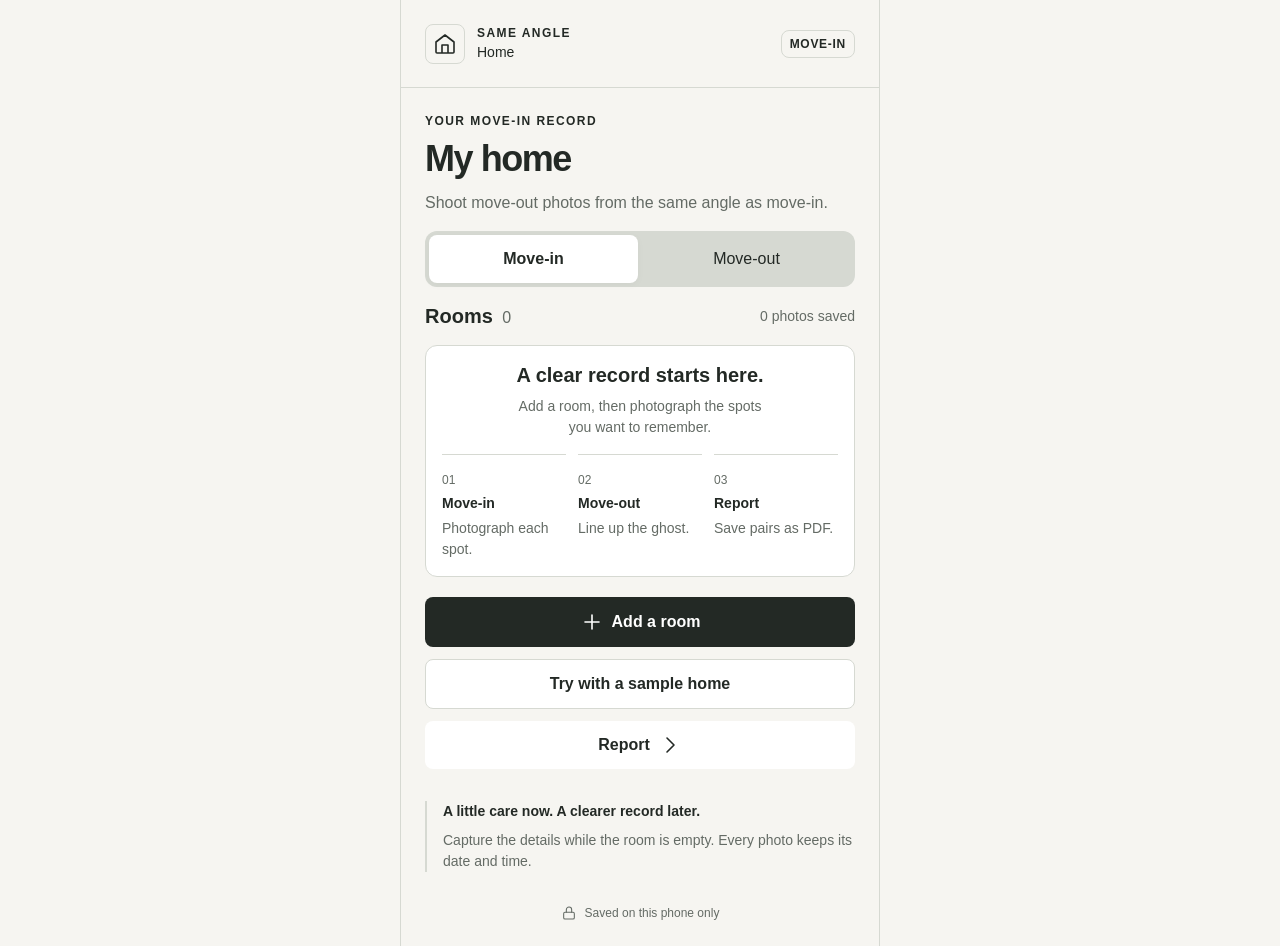
<file: index.html>
<!doctype html>
<html lang="en">
<head>
  <meta charset="utf-8">
  <meta name="viewport" content="width=device-width, initial-scale=1, viewport-fit=cover">
  <meta name="theme-color" content="#f6f5f1">
  <meta name="description" content="Photograph your move-in. Keep a clear record of every room, on this phone only.">
  <title>Same Angle</title>
  <link rel="stylesheet" href="css/app.css">
  <link rel="stylesheet" href="css/print.css" media="print">
</head>
<body>
  <main id="app" tabindex="-1"></main>
  <dialog id="sheet" aria-labelledby="sheet-title"></dialog>
  <div id="toast" role="status" aria-live="polite"></div>
  <script type="module" src="js/app.js"></script>
</body>
</html>
</file>
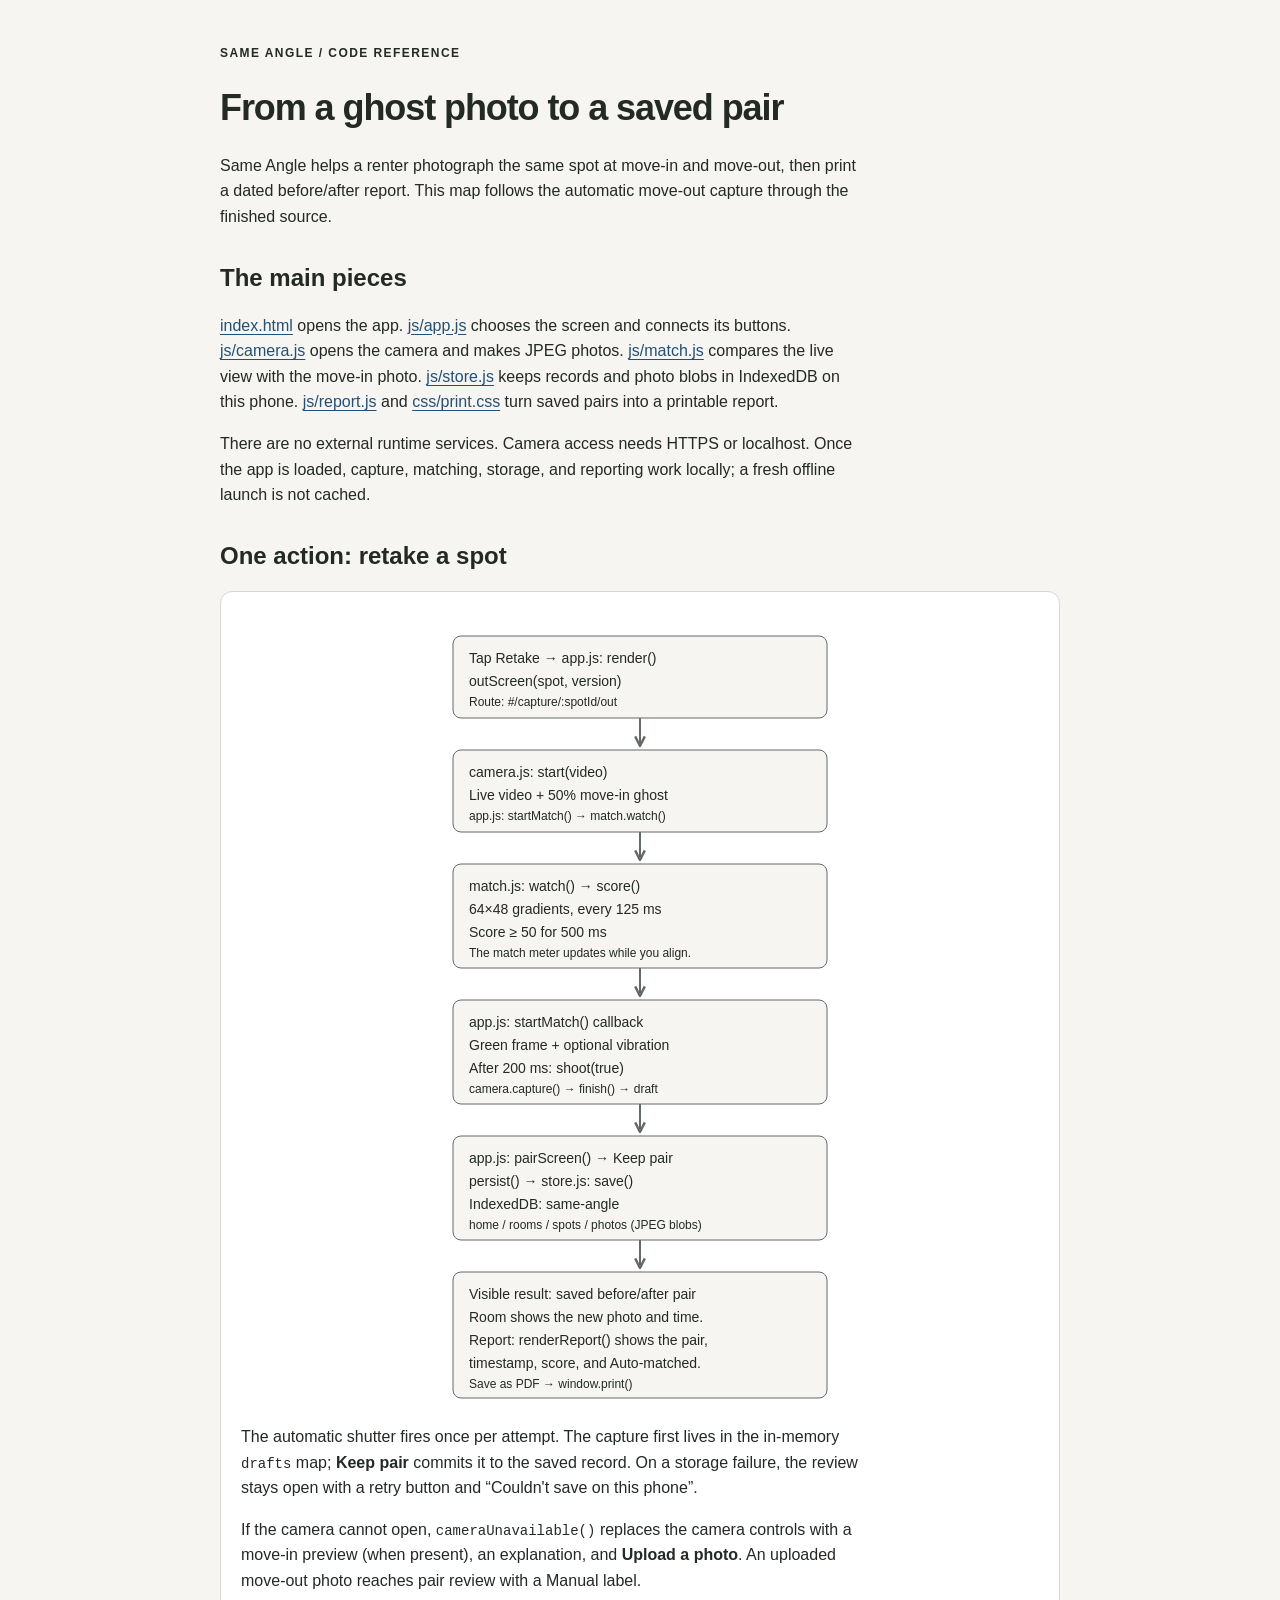
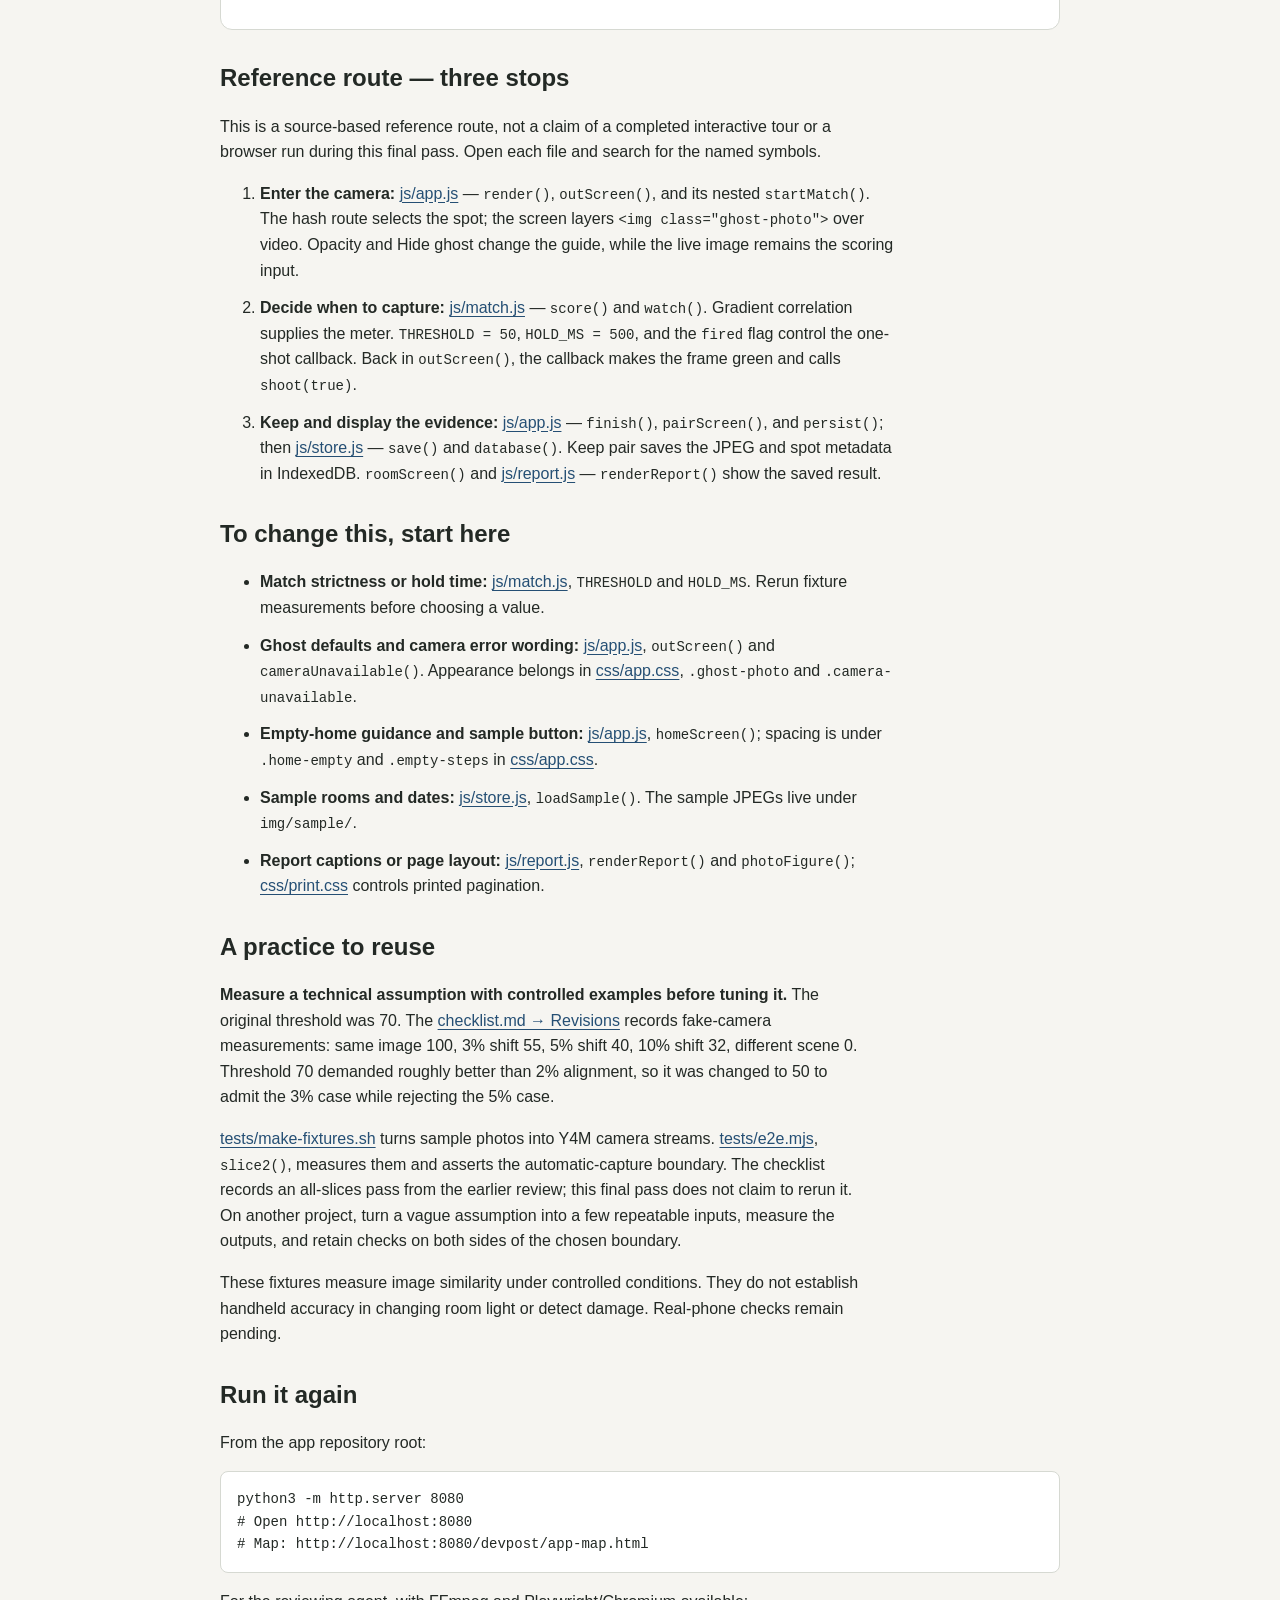
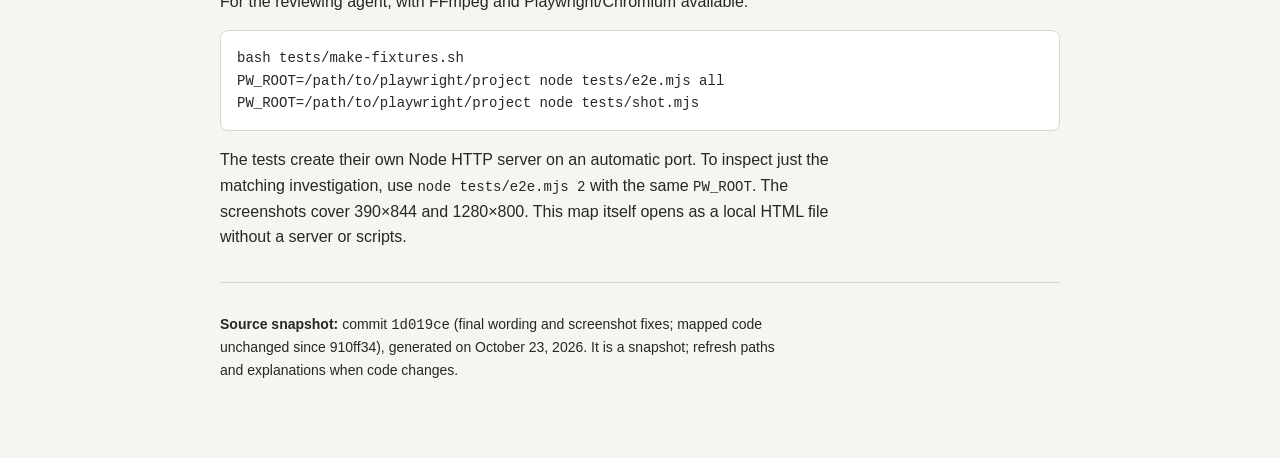
<file: devpost/app-map.html>
<!doctype html>
<html lang="en">
<head>
<meta charset="utf-8">
<meta name="viewport" content="width=device-width, initial-scale=1">
<title>Same Angle — App map</title>
<style>
:root { color-scheme: light; font-family: -apple-system, BlinkMacSystemFont, "Segoe UI", sans-serif; color: #232925; background: #f6f5f1; line-height: 1.6; }
* { box-sizing: border-box; }
body { max-width: 880px; margin: auto; padding: 32px 20px 64px; }
h1 { font-size: 36px; line-height: 1.15; letter-spacing: -.03em; }
h2 { margin-top: 32px; font-size: 24px; line-height: 1.3; }
h3 { font-size: 18px; }
p, li { max-width: 72ch; }
li + li { margin-top: 12px; }
a { color: #254f74; text-underline-offset: 3px; overflow-wrap: anywhere; }
a:focus-visible { outline: 3px solid #646b65; outline-offset: 4px; }
code, pre { font-size: 14px; font-variant-numeric: tabular-nums; overflow-wrap: anywhere; }
pre { white-space: pre-wrap; padding: 16px; background: #fff; border: 1px solid #d6d9d2; border-radius: 8px; }
.card { background: #fff; border: 1px solid #d6d9d2; border-radius: 12px; padding: 20px; margin-top: 16px; }
.eyebrow { font-size: 12px; letter-spacing: .12em; font-weight: 600; }
.flow { display: block; width: 100%; max-width: 390px; height: auto; margin: 16px auto; }
.flow text { fill: #232925; font-size: 14px; }
.flow .caption { font-size: 12px; }
.flow rect { fill: #f6f5f1; stroke: #646b65; }
.flow path { fill: none; stroke: #646b65; stroke-width: 2; }
footer { margin-top: 32px; border-top: 1px solid #d6d9d2; padding-top: 16px; font-size: 14px; }
</style>
</head>
<body>
<header>
<p class="eyebrow">SAME ANGLE / CODE REFERENCE</p>
<h1>From a ghost photo to a saved pair</h1>
<p>Same Angle helps a renter photograph the same spot at move-in and move-out, then print a dated before/after report. This map follows the automatic move-out capture through the finished source.</p>
</header>
<main>
<section aria-labelledby="pieces">
<h2 id="pieces">The main pieces</h2>
<p><a href="../index.html">index.html</a> opens the app. <a href="../js/app.js">js/app.js</a> chooses the screen and connects its buttons. <a href="../js/camera.js">js/camera.js</a> opens the camera and makes JPEG photos. <a href="../js/match.js">js/match.js</a> compares the live view with the move-in photo. <a href="../js/store.js">js/store.js</a> keeps records and photo blobs in IndexedDB on this phone. <a href="../js/report.js">js/report.js</a> and <a href="../css/print.css">css/print.css</a> turn saved pairs into a printable report.</p>
<p>There are no external runtime services. Camera access needs HTTPS or localhost. Once the app is loaded, capture, matching, storage, and reporting work locally; a fresh offline launch is not cached.</p>
</section>
<section aria-labelledby="flow">
<h2 id="flow">One action: retake a spot</h2>
<div class="card">
<svg class="flow" viewBox="0 0 390 780" xmlns="http://www.w3.org/2000/svg" role="img" aria-labelledby="flow-title flow-desc">
<title id="flow-title">Move-out capture, from Retake to IndexedDB</title>
<desc id="flow-desc">Retake opens outScreen. Camera start shows video with the move-in ghost. Match watch compares frames; a score of at least 50 for 500 milliseconds triggers a green frame and one automatic capture. The JPEG stays in a draft until Keep pair calls persist and store save to write IndexedDB. Room and report screens show the saved pair.</desc>
<defs><marker id="arrow" viewBox="0 0 10 10" refX="9" refY="5" markerWidth="6" markerHeight="6" orient="auto-start-reverse"><path d="M1 1 9 5 1 9"/></marker></defs>
<rect x="8" y="8" width="374" height="82" rx="8"/>
<text x="24" y="35">Tap Retake → app.js: render()</text><text x="24" y="58">outScreen(spot, version)</text><text class="caption" x="24" y="78">Route: #/capture/:spotId/out</text>
<path d="M195 90v28" marker-end="url(#arrow)"/>
<rect x="8" y="122" width="374" height="82" rx="8"/>
<text x="24" y="149">camera.js: start(video)</text><text x="24" y="172">Live video + 50% move-in ghost</text><text class="caption" x="24" y="192">app.js: startMatch() → match.watch()</text>
<path d="M195 204v28" marker-end="url(#arrow)"/>
<rect x="8" y="236" width="374" height="104" rx="8"/>
<text x="24" y="263">match.js: watch() → score()</text><text x="24" y="286">64×48 gradients, every 125 ms</text><text x="24" y="309">Score ≥ 50 for 500 ms</text><text class="caption" x="24" y="329">The match meter updates while you align.</text>
<path d="M195 340v28" marker-end="url(#arrow)"/>
<rect x="8" y="372" width="374" height="104" rx="8"/>
<text x="24" y="399">app.js: startMatch() callback</text><text x="24" y="422">Green frame + optional vibration</text><text x="24" y="445">After 200 ms: shoot(true)</text><text class="caption" x="24" y="465">camera.capture() → finish() → draft</text>
<path d="M195 476v28" marker-end="url(#arrow)"/>
<rect x="8" y="508" width="374" height="104" rx="8"/>
<text x="24" y="535">app.js: pairScreen() → Keep pair</text><text x="24" y="558">persist() → store.js: save()</text><text x="24" y="581">IndexedDB: same-angle</text><text class="caption" x="24" y="601">home / rooms / spots / photos (JPEG blobs)</text>
<path d="M195 612v28" marker-end="url(#arrow)"/>
<rect x="8" y="644" width="374" height="126" rx="8"/>
<text x="24" y="671">Visible result: saved before/after pair</text><text x="24" y="694">Room shows the new photo and time.</text><text x="24" y="717">Report: renderReport() shows the pair,</text><text x="24" y="740">timestamp, score, and Auto-matched.</text><text class="caption" x="24" y="760">Save as PDF → window.print()</text>
</svg>
<p>The automatic shutter fires once per attempt. The capture first lives in the in-memory <code>drafts</code> map; <strong>Keep pair</strong> commits it to the saved record. On a storage failure, the review stays open with a retry button and “Couldn't save on this phone”.</p>
<p>If the camera cannot open, <code>cameraUnavailable()</code> replaces the camera controls with a move-in preview (when present), an explanation, and <strong>Upload a photo</strong>. An uploaded move-out photo reaches pair review with a Manual label.</p>
</div>
</section>
<section aria-labelledby="route">
<h2 id="route">Reference route — three stops</h2>
<p>This is a source-based reference route, not a claim of a completed interactive tour or a browser run during this final pass. Open each file and search for the named symbols.</p>
<ol>
<li><strong>Enter the camera:</strong> <a href="../js/app.js">js/app.js</a> — <code>render()</code>, <code>outScreen()</code>, and its nested <code>startMatch()</code>. The hash route selects the spot; the screen layers <code>&lt;img class="ghost-photo"&gt;</code> over video. Opacity and Hide ghost change the guide, while the live image remains the scoring input.</li>
<li><strong>Decide when to capture:</strong> <a href="../js/match.js">js/match.js</a> — <code>score()</code> and <code>watch()</code>. Gradient correlation supplies the meter. <code>THRESHOLD = 50</code>, <code>HOLD_MS = 500</code>, and the <code>fired</code> flag control the one-shot callback. Back in <code>outScreen()</code>, the callback makes the frame green and calls <code>shoot(true)</code>.</li>
<li><strong>Keep and display the evidence:</strong> <a href="../js/app.js">js/app.js</a> — <code>finish()</code>, <code>pairScreen()</code>, and <code>persist()</code>; then <a href="../js/store.js">js/store.js</a> — <code>save()</code> and <code>database()</code>. Keep pair saves the JPEG and spot metadata in IndexedDB. <code>roomScreen()</code> and <a href="../js/report.js">js/report.js</a> — <code>renderReport()</code> show the saved result.</li>
</ol>
</section>
<section aria-labelledby="change">
<h2 id="change">To change this, start here</h2>
<ul>
<li><strong>Match strictness or hold time:</strong> <a href="../js/match.js">js/match.js</a>, <code>THRESHOLD</code> and <code>HOLD_MS</code>. Rerun fixture measurements before choosing a value.</li>
<li><strong>Ghost defaults and camera error wording:</strong> <a href="../js/app.js">js/app.js</a>, <code>outScreen()</code> and <code>cameraUnavailable()</code>. Appearance belongs in <a href="../css/app.css">css/app.css</a>, <code>.ghost-photo</code> and <code>.camera-unavailable</code>.</li>
<li><strong>Empty-home guidance and sample button:</strong> <a href="../js/app.js">js/app.js</a>, <code>homeScreen()</code>; spacing is under <code>.home-empty</code> and <code>.empty-steps</code> in <a href="../css/app.css">css/app.css</a>.</li>
<li><strong>Sample rooms and dates:</strong> <a href="../js/store.js">js/store.js</a>, <code>loadSample()</code>. The sample JPEGs live under <code>img/sample/</code>.</li>
<li><strong>Report captions or page layout:</strong> <a href="../js/report.js">js/report.js</a>, <code>renderReport()</code> and <code>photoFigure()</code>; <a href="../css/print.css">css/print.css</a> controls printed pagination.</li>
</ul>
</section>
<section aria-labelledby="practice">
<h2 id="practice">A practice to reuse</h2>
<p><strong>Measure a technical assumption with controlled examples before tuning it.</strong> The original threshold was 70. The <a href="checklist.md">checklist.md → Revisions</a> records fake-camera measurements: same image 100, 3% shift 55, 5% shift 40, 10% shift 32, different scene 0. Threshold 70 demanded roughly better than 2% alignment, so it was changed to 50 to admit the 3% case while rejecting the 5% case.</p>
<p><a href="../tests/make-fixtures.sh">tests/make-fixtures.sh</a> turns sample photos into Y4M camera streams. <a href="../tests/e2e.mjs">tests/e2e.mjs</a>, <code>slice2()</code>, measures them and asserts the automatic-capture boundary. The checklist records an all-slices pass from the earlier review; this final pass does not claim to rerun it. On another project, turn a vague assumption into a few repeatable inputs, measure the outputs, and retain checks on both sides of the chosen boundary.</p>
<p>These fixtures measure image similarity under controlled conditions. They do not establish handheld accuracy in changing room light or detect damage. Real-phone checks remain pending.</p>
</section>
<section aria-labelledby="run">
<h2 id="run">Run it again</h2>
<p>From the app repository root:</p>
<pre><code>python3 -m http.server 8080
# Open http://localhost:8080
# Map: http://localhost:8080/devpost/app-map.html</code></pre>
<p>For the reviewing agent, with FFmpeg and Playwright/Chromium available:</p>
<pre><code>bash tests/make-fixtures.sh
PW_ROOT=/path/to/playwright/project node tests/e2e.mjs all
PW_ROOT=/path/to/playwright/project node tests/shot.mjs</code></pre>
<p>The tests create their own Node HTTP server on an automatic port. To inspect just the matching investigation, use <code>node tests/e2e.mjs 2</code> with the same <code>PW_ROOT</code>. The screenshots cover 390×844 and 1280×800. This map itself opens as a local HTML file without a server or scripts.</p>
</section>
</main>
<footer>
<p><strong>Source snapshot:</strong> commit <code>1d019ce</code> (final wording and screenshot fixes; mapped code unchanged since 910ff34), generated on October 23, 2026. It is a snapshot; refresh paths and explanations when code changes.</p>
</footer>
</body>
</html>
</file>
<file: css/app.css>
:root {
  color-scheme: light;
  --paper: #f6f5f1;
  --surface: #fff;
  --ink: #232925;
  --muted: #646b65;
  --line: #d6d9d2;
  --camera: #161b18;
  --danger: #9d352a;
  --text-xs: 12px;
  --text-sm: 14px;
  --text-base: 16px;
  --text-lg: 20px;
  --text-xl: 28px;
  --text-display: 36px;
  --s1: 4px;
  --s2: 8px;
  --s3: 12px;
  --s4: 16px;
  --s5: 20px;
  --s6: 24px;
  --s8: 32px;
  --s10: 40px;
  --s12: 48px;
  --radius: 12px;
  --radius-small: 8px;
  --shadow: 0 2px 8px #23292508;
  --shadow-sheet: 0 16px 48px #0003;
  font-family: -apple-system, BlinkMacSystemFont, "Segoe UI", sans-serif;
  font-size: var(--text-base);
  font-variant-numeric: tabular-nums;
  line-height: 1.5;
  color: var(--ink);
  background: var(--paper);
}
* { box-sizing: border-box; }
body { margin: 0; }
button, input { font: inherit; }
button, a, input, label { -webkit-tap-highlight-color: transparent; }
button, a { touch-action: manipulation; }
button, .upload-button { cursor: pointer; }
button { min-height: var(--s12); border: 1px solid transparent; }
button:disabled { cursor: wait; opacity: .45; }
a { color: inherit; text-decoration: none; }
svg { width: var(--s6); height: var(--s6); flex-shrink: 0; }
img { display: block; max-width: 100%; }
h1, h2, h3, p { margin: 0; }
h1 { font-size: var(--text-display); letter-spacing: -.04em; line-height: 1.15; font-weight: 650; overflow-wrap: anywhere; }
h2 { font-size: var(--text-lg); line-height: 1.3; font-weight: 600; overflow-wrap: anywhere; }
h3 { font-size: var(--text-base); font-weight: 600; overflow-wrap: anywhere; }
:focus-visible { outline: 3px solid var(--muted); outline-offset: var(--s1); }
#app { max-width: 480px; min-height: 100dvh; margin: auto; outline: none; }
.appbar { display: flex; align-items: center; gap: var(--s3); min-height: 88px; padding: var(--s4) var(--s6); border-bottom: 1px solid var(--line); }
.brand-icon { display: grid; place-items: center; height: var(--s10); width: var(--s10); border: 1px solid var(--line); border-radius: var(--radius-small); }
.eyebrow { font-size: var(--text-xs); font-weight: 650; letter-spacing: .12em; }
.bar-title { font-size: var(--text-sm); }
.badge { margin-left: auto; font-size: var(--text-xs); letter-spacing: .06em; font-weight: 600; border: 1px solid var(--line); border-radius: var(--radius-small); padding: var(--s1) var(--s2); white-space: nowrap; }
.page { padding: var(--s8) var(--s6) var(--s6); }
.page-heading { margin-bottom: var(--s8); }
.page-heading h1 { margin-top: var(--s2); margin-bottom: var(--s3); }
.muted { color: var(--muted); }
.small { font-size: var(--text-sm); }
.section-heading { display: flex; align-items: center; justify-content: space-between; gap: var(--s2); margin-bottom: var(--s4); }
.count { color: var(--muted); font-weight: 400; font-size: var(--text-base); margin-left: var(--s1); }
.empty-state { padding: var(--s8) var(--s5); border: 1px solid var(--line); border-radius: var(--radius); background: var(--surface); text-align: center; margin-bottom: var(--s5); }
.empty-icon { display: grid; place-items: center; margin: 0 auto var(--s5); width: 64px; height: 64px; background: var(--paper); border: 1px solid var(--line); border-radius: var(--radius); }
.empty-icon svg { width: var(--s8); height: var(--s8); }
.empty-state > p { margin: var(--s3) auto 0; color: var(--muted); font-size: var(--text-sm); max-width: 264px; }
.empty-example { display: flex; align-items: flex-start; gap: var(--s3); text-align: left; margin-top: var(--s6); padding-top: var(--s5); border-top: 1px solid var(--line); font-size: var(--text-sm); }
.empty-example > span { color: var(--muted); font-size: var(--text-xs); padding-top: var(--s1); }
.empty-example p { color: var(--muted); margin-top: var(--s1); }
.primary, .secondary, .danger { display: inline-flex; align-items: center; justify-content: center; gap: var(--s2); border-radius: var(--radius-small); padding: var(--s3) var(--s4); font-weight: 600; }
.primary { background: var(--ink); color: var(--surface); }
.secondary { background: var(--surface); color: var(--ink); border-color: var(--line); }
.danger { background: var(--danger); color: var(--surface); }
.text-danger { color: var(--danger); background: transparent; border-radius: var(--radius-small); }
.full { width: 100%; margin-top: var(--s3); }
.note { border-left: 2px solid var(--line); margin-top: var(--s8); padding-left: var(--s4); font-size: var(--text-sm); }
.note strong { font-weight: 550; }
.note p { color: var(--muted); margin-top: var(--s2); }
.privacy { display: flex; align-items: center; justify-content: center; gap: var(--s2); font-size: var(--text-xs); color: var(--muted); margin-top: var(--s8); }
.privacy svg { width: var(--s4); height: var(--s4); }
.icon-button { width: var(--s12); min-width: var(--s12); height: var(--s12); display: inline-flex; align-items: center; justify-content: center; background: transparent; color: inherit; border-radius: var(--radius-small); }
.card-list { display: grid; gap: var(--s4); margin-bottom: var(--s4); }
.room-card { display: flex; align-items: center; background: var(--surface); border: 1px solid var(--line); border-radius: var(--radius); box-shadow: var(--shadow); padding-right: var(--s1); }
.room-link { display: flex; align-items: center; gap: var(--s3); padding: var(--s4) 0 var(--s4) var(--s4); flex: 1; min-width: 0; }
.room-link > div { flex: 1; min-width: 0; }
.room-link > svg { width: var(--s4); }
.room-thumb { width: 64px; height: 64px; object-fit: cover; border-radius: var(--radius-small); flex-shrink: 0; }
.placeholder { display: grid; place-items: center; color: var(--muted); background: var(--paper); }
.room-link p { margin-top: var(--s1); }
.spot-card { background: var(--surface); border: 1px solid var(--line); border-radius: var(--radius); overflow: hidden; box-shadow: var(--shadow); }
.spot-photo, .review-photo { width: 100%; aspect-ratio: 4/3; object-fit: contain; background: var(--camera); }
.review-photo { border-radius: var(--radius); }
.spot-details { display: flex; justify-content: space-between; gap: var(--s2); padding: var(--s4); }
.spot-details > div { min-width: 0; }
.photo-caption, time { font-size: var(--text-xs); color: var(--muted); }
.photo-caption { margin-top: var(--s3); margin-bottom: var(--s1); }
.retake { display: flex; align-items: center; justify-content: space-between; min-height: var(--s12); border-top: 1px solid var(--line); padding: var(--s3) var(--s4); font-size: var(--text-sm); }
.retake svg { width: var(--s4); }
.photo-placeholder { display: flex; flex-direction: column; align-items: center; justify-content: center; gap: var(--s3); min-height: 160px; background: var(--paper); color: var(--muted); font-size: var(--text-sm); }
label { display: block; margin: var(--s6) 0 var(--s2); font-size: var(--text-sm); font-weight: 600; }
input { width: 100%; min-height: var(--s12); padding: var(--s3); background: var(--surface); border: 1px solid var(--muted); border-radius: var(--radius-small); color: var(--ink); }
dialog { color: var(--ink); background: var(--paper); border: 1px solid var(--line); border-radius: var(--radius) var(--radius) 0 0; width: min(100%, 480px); max-width: 480px; max-height: 85dvh; margin: auto auto 0; padding: var(--s6); box-shadow: var(--shadow-sheet); }
dialog::backdrop { background: #161b1880; }
dialog h2 { margin-bottom: var(--s3); }
.handle { display: block; width: var(--s8); height: var(--s1); background: var(--line); border-radius: var(--radius-small); margin: 0 auto var(--s6); }
.sheet-actions { display: grid; grid-template-columns: 1fr 1fr; gap: var(--s3); margin-top: var(--s6); }
.sheet-content { display: grid; gap: var(--s3); }
#toast { position: fixed; bottom: max(var(--s6), env(safe-area-inset-bottom)); left: 50%; transform: translate(-50%, var(--s4)); width: max-content; max-width: calc(100% - var(--s8)); padding: var(--s3) var(--s4); border: 1px solid var(--muted); border-radius: var(--radius-small); color: var(--surface); background: var(--ink); font-size: var(--text-sm); box-shadow: var(--shadow-sheet); opacity: 0; pointer-events: none; transition: opacity .15s, transform .15s; z-index: 3; }
#toast.visible { opacity: 1; transform: translate(-50%, 0); }
.camera-screen { min-height: 100dvh; background: var(--camera); color: var(--surface); display: flex; flex-direction: column; padding-bottom: env(safe-area-inset-bottom); }
.camera-screen .appbar { border-color: var(--muted); }
.camera-screen .badge { border-color: var(--muted); }
.camera-heading { padding: var(--s5) var(--s6); }
.camera-heading h1 { font-size: var(--text-xl); }
.camera-heading p { margin-top: var(--s1); font-size: var(--text-sm); }
.viewfinder { position: relative; aspect-ratio: 4/3; width: 100%; background: #000; overflow: hidden; }
video { width: 100%; height: 100%; object-fit: contain; display: block; }
.viewfinder-corners { position: absolute; inset: var(--s4); border: 1px solid #ffffff80; pointer-events: none; border-radius: var(--radius-small); }
.camera-status { position: absolute; inset: 0; padding: var(--s8); background: var(--camera); display: flex; flex-direction: column; align-items: center; justify-content: center; gap: var(--s3); text-align: center; }
.camera-status[hidden] { display: none; }
.camera-status p { max-width: 264px; font-size: var(--text-sm); }
.status-icon svg { width: var(--s10); height: var(--s10); }
.camera-controls { text-align: center; padding: var(--s5) var(--s6) var(--s6); margin-top: auto; }
.capture-hint { font-size: var(--text-xs); margin-bottom: var(--s5); }
.shutter { width: 80px; height: 80px; min-height: 80px; padding: var(--s1); border: 2px solid var(--surface); border-radius: 50%; background: transparent; }
.shutter span { display: block; height: 100%; width: 100%; border-radius: 50%; background: var(--surface); }
.upload-button { width: 100%; background: transparent; color: inherit; display: flex; align-items: center; justify-content: center; min-height: var(--s12); margin: var(--s4) 0 0; text-decoration: underline; text-underline-offset: var(--s1); }
.camera-private { font-size: var(--text-xs); margin-top: var(--s2); }
.visually-hidden { position: absolute; width: 1px; height: 1px; padding: 0; border: 0; overflow: hidden; clip-path: inset(50%); white-space: nowrap; }
.upload-button:has(+ input:focus-visible) { outline: 3px solid var(--surface); outline-offset: var(--s1); }
@media (min-width: 600px) { #app { border-inline: 1px solid var(--line); } }
@media (max-width: 359px) { .page, .appbar { padding-left: var(--s4); padding-right: var(--s4); } .room-thumb { width: var(--s12); height: var(--s12); } }
@media (prefers-reduced-motion: reduce) { *, *::before, *::after { transition: none !important; animation: none !important; scroll-behavior: auto !important; } }

/* Slice 2: move-out alignment and pair review. */
:root { --matched: #64d99c; --matched-ink: #205d3c; --amber: #f0c479; }
.mode-switch { display: grid; grid-template-columns: 1fr 1fr; padding: var(--s1); gap: var(--s1); background: var(--line); border-radius: var(--radius); margin-bottom: var(--s8); }
.mode-switch button { background: transparent; color: var(--ink); border-radius: var(--radius-small); }
.mode-switch .selected { background: var(--surface); box-shadow: var(--shadow); font-weight: 600; }
.ghost-photo { position: absolute; inset: 0; width: 100%; height: 100%; object-fit: contain; opacity: .5; pointer-events: none; }
.ghost-photo[hidden] { display: none; }
.viewfinder.matched .viewfinder-corners { border: var(--s1) solid var(--matched); }
.match-controls { padding: var(--s4) var(--s6) 0; color: var(--amber); }
.match-heading, .ghost-settings { display: flex; justify-content: space-between; gap: var(--s3); align-items: center; font-size: var(--text-sm); }
.match-controls:has(+ .camera-controls) { font-variant-numeric: tabular-nums; }
.camera-screen:has(.matched) .match-controls { color: var(--matched); }
.match-hint { margin-top: var(--s2); font-size: var(--text-xs); min-height: var(--s8); }
meter { display: block; width: 100%; height: var(--s4); margin-top: var(--s2); }
meter::-webkit-meter-bar { background: var(--muted); border: 0; }
meter::-webkit-meter-optimum-value { background: var(--amber); }
.camera-screen:has(.matched) meter::-webkit-meter-optimum-value { background: var(--matched); }
.ghost-settings { color: var(--surface); }
.ghost-settings label { margin: 0; flex: 1; }
.ghost-settings label span { font-weight: 400; }
.ghost-toggle { color: var(--surface); background: transparent; text-decoration: underline; font-size: var(--text-sm); padding: var(--s2); }
input[type="range"] { padding: 0; border: 0; accent-color: var(--surface); background: transparent; margin: 0; }
.pair-photos { display: grid; gap: var(--s6); }
.pair-photos figure { margin: 0; min-width: 0; }
.pair-photos figcaption { font-size: var(--text-sm); font-weight: 600; margin-bottom: var(--s2); }
.pair-photos img { width: 100%; aspect-ratio: 4/3; object-fit: contain; background: var(--camera); border-radius: var(--radius-small); }
.pair-photos time { display: block; margin-top: var(--s2); }
.pair-result { padding: var(--s4); margin-top: var(--s6); border: 1px solid var(--line); border-radius: var(--radius-small); font-size: var(--text-sm); }
.pair-result.auto { color: var(--matched-ink); }
.saved-after { padding: var(--s3) var(--s4); font-size: var(--text-xs); }
@media (min-width: 440px) { .pair-photos { grid-template-columns: 1fr 1fr; gap: var(--s3); } }

/* Slice 3: a plain, printable photo record. */
.report-actions { margin-bottom: var(--s8); }
.report-actions p { margin-top: var(--s2); text-align: center; }
.report-heading { border-bottom: 1px solid var(--line); padding-bottom: var(--s6); margin-bottom: var(--s8); }
.report-heading h1 { margin: var(--s3) 0; }
.report-period { margin-bottom: var(--s2); font-size: var(--text-sm); }
.report-room { margin-top: var(--s8); }
.report-room > h2 { margin-bottom: var(--s4); }
.report-pair { padding: var(--s4); margin-bottom: var(--s4); border: 1px solid var(--line); border-radius: var(--radius-small); background: var(--surface); }
.report-pair-heading { margin-bottom: var(--s4); }
.report-photos { display: grid; grid-template-columns: minmax(0, 1fr) minmax(0, 1fr); gap: var(--s3); }
.report-photos figure { min-width: 0; margin: 0; }
.report-photos img, .report-missing { width: 100%; aspect-ratio: 4/3; object-fit: contain; background: var(--paper); border-radius: var(--radius-small); }
.report-missing { display: grid; place-items: center; padding: var(--s2); text-align: center; font-size: var(--text-xs); color: var(--muted); border: 1px dashed var(--line); }
.report-photos figcaption { margin-top: var(--s2); font-size: var(--text-xs); overflow-wrap: anywhere; }
.report-photos time { color: inherit; }
.report-result { margin-top: var(--s4); padding-top: var(--s3); border-top: 1px solid var(--line); font-size: var(--text-xs); }
.report-empty { margin-bottom: var(--s6); font-size: var(--text-sm); }
.report-footer { margin-top: var(--s8); padding-top: var(--s4); border-top: 1px solid var(--line); font-size: var(--text-xs); color: var(--muted); }

/* Final review: keep the sample action in reach on the empty home. */
.home-empty { padding-top: var(--s6); }
.home-empty .page-heading, .home-empty .mode-switch { margin-bottom: var(--s4); }
.home-empty .empty-state { padding: var(--s4); margin-bottom: var(--s2); }
.home-empty .empty-icon { display: none; }
.home-empty .empty-state > p { margin-top: var(--s2); }
.empty-steps { display: grid; grid-template-columns: repeat(3, minmax(0, 1fr)); gap: var(--s3); }
.empty-steps .empty-example { display: block; margin-top: var(--s4); padding-top: var(--s3); }
.empty-steps .empty-example > span { display: block; margin-bottom: var(--s1); }

/* Camera failure is a photo-upload state, with no inactive camera controls. */
.camera-unavailable video, .camera-unavailable .viewfinder-corners,
.camera-unavailable .match-controls, .camera-unavailable .shutter,
.camera-unavailable .capture-hint { display: none; }
.camera-unavailable .viewfinder:not(:has(.ghost-photo)) { display: none; }
.camera-unavailable .ghost-photo { opacity: 1; }
.camera-unavailable .camera-status { position: static; padding: var(--s6); }
.camera-unavailable .camera-controls { margin-top: 0; padding-top: 0; }
.camera-unavailable .upload-button { background: var(--surface); color: var(--ink); text-decoration: none; }
.camera-unavailable .upload-button:focus-visible { outline-color: var(--surface); }
</file>
<file: css/print.css>
/* Original implementation, MIT. Two complete pairs per A4 page. */
@page { size: A4 portrait; margin: 16mm; }
@media print {
  :root, body { background: white; color: black; }
  #app { max-width: none; min-height: 0; margin: 0; border: 0; }
  .appbar, .report-actions, #sheet, #toast { display: none !important; }
  .report-page { padding: 0; }
  .report-heading { padding-bottom: 6mm; margin-bottom: 6mm; }
  .report-heading h1 { font-size: 24pt; }
  .report-room { margin-top: 0; }
  .report-room > h2 { break-after: avoid; page-break-after: avoid; }
  .print-page-start { break-before: page; page-break-before: always; }
  .report-pair { break-inside: avoid; page-break-inside: avoid; box-shadow: none; border-radius: 0; padding: 3mm; margin-bottom: 0; }
  .report-room > h2 { margin-bottom: 2mm; }
  .report-pair-heading { margin-bottom: 2mm; break-after: avoid; page-break-after: avoid; }
  .report-photos { grid-template-columns: minmax(0, 1fr) minmax(0, 1fr); gap: 4mm; }
  .report-photos img, .report-missing { height: 52mm; aspect-ratio: auto; object-fit: contain; background: white; border: 1px solid var(--line); border-radius: 0; }
  .report-photos figcaption, .report-photos time { font-size: 9pt; color: black; }
  .report-result { margin-top: 2mm; padding-top: 2mm; }
  .report-result, .report-footer, .report-period { color: black; }
  .report-footer { font-size: 9pt; break-inside: avoid; page-break-inside: avoid; }
}
</file>
